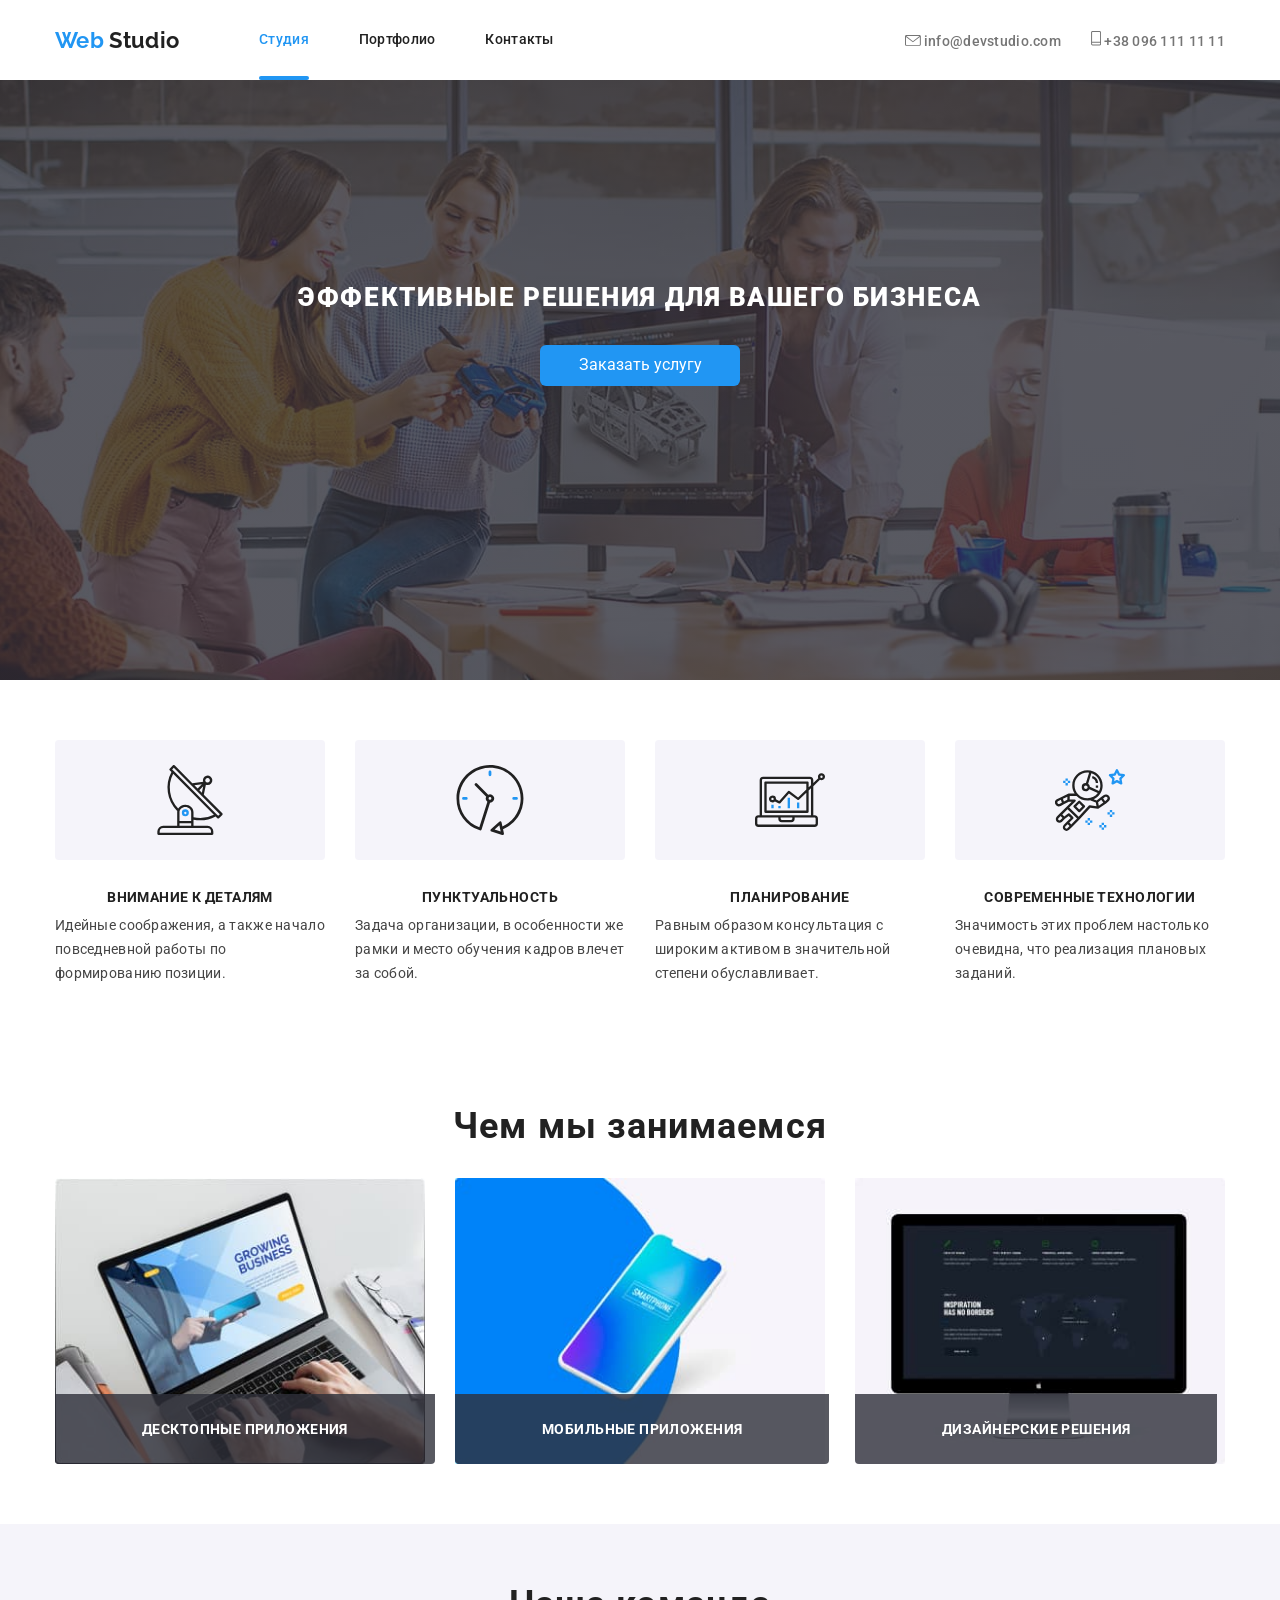
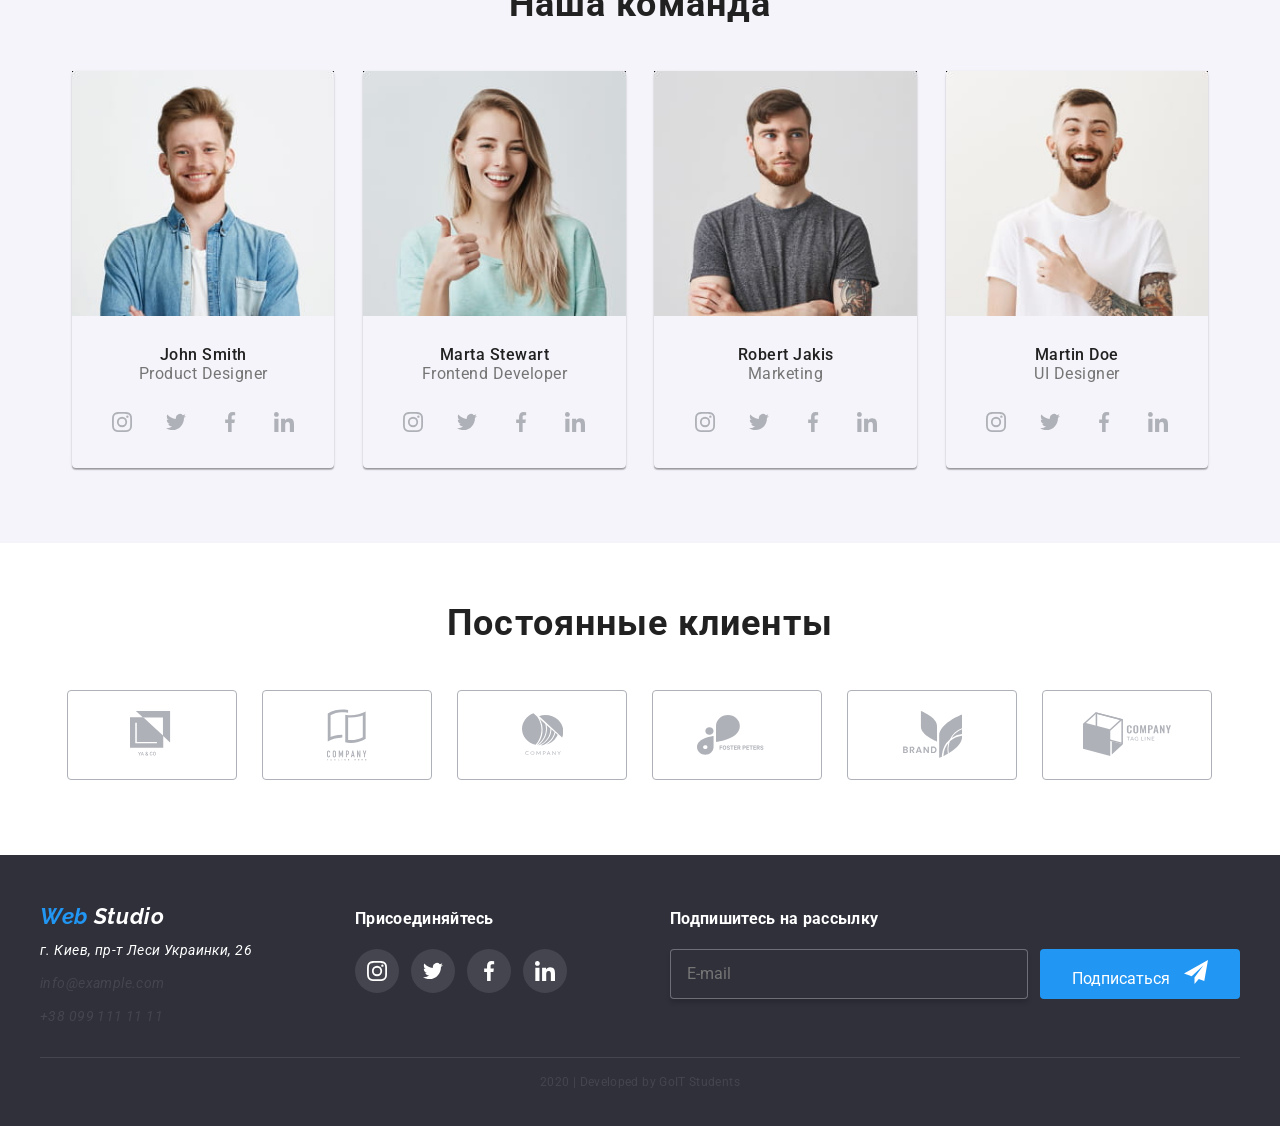
<file: index.html>
<!DOCTYPE html>
<html lang="ru">
  <head>
    <meta charset="UTF-8" />
    <meta name="viewport" content="width=device-width, initial-scale=1.0" />
    <title>Web Studio</title>
    <link
      href="https://fonts.googleapis.com/css2?family=Raleway:wght@700&family=Roboto:ital,wght@0,500;0,700;1,300&display=swap"
      rel="stylesheet"
    />
    <link
      rel="stylesheet"
      href="https://cdnjs.cloudflare.com/ajax/libs/modern-normalize/0.6.0/modern-normalize.min.css"
    />
    <link rel="stylesheet" href="./css/main.min.css" />
  </head>
  <body>
    <header>
      <div class="container">
        <nav>
          <a href="./" class="logo"
            ><span class="logo-accent">Web</span> Studio</a
          >
          <ul class="navigation" data-menu>
            <li>
              <a href="./" class="current">Студия</a>
            </li>
            <li>
              <a href="./portfolio.html" class="link">Портфолио</a>
            </li>
            <li>
              <a href="" class="link">Контакты</a>
            </li>
          </ul>
          <ul class="contact">
            <li>
              <a href="mailto:info@devstudio.com" class="link mail-link">
                <svg class="header-icon">
                  <use href="./img/sprite.svg#icon-envelope"></use>
                </svg>
                info@devstudio.com</a
              >
            </li>
            <li>
              <a href="tel:+380961111111" class="link telephone-link">
                <svg class="header-icon header-tel">
                  <use href="./img/sprite.svg#icon-vector"></use>
                </svg>
                +38 096 111 11 11</a
              >
            </li>
          </ul>
          <button type="button" class="menu-button" data-menu-button>
            <svg
              width="40"
              height="40"
              aria-label="Переключатель мобильного меню"
            >
              <use
                class="icon-cross"
                href="./img/mobile-sprite.svg#icon-cross"
              ></use>
              <use
                class="icon-menu"
                href="./img/mobile-sprite.svg#icon-menu"
              ></use>
            </svg>
          </button>
        </nav>
      </div>
    </header>
    <main>
      <section class="hero-section">
        <h1 class="solutions">эффективные решения для вашего бизнеса</h1>
        <button class="btn" data-modal-open>Заказать услугу</button>
      </section>
      <section class="qualities-section">
        <div class="container">
          <h2 class="quailies-title">Наши качества</h2>
          <ul class="qualities-list">
            <li class="item icon-antenna">
              <h3 class="title">Внимание к деталям</h3>
              <p class="text">
                Идейные соображения, а также начало повседневной работы по
                формированию позиции.
              </p>
            </li>
            <li class="item icon-clock">
              <h3 class="title">Пунктуальность</h3>
              <p class="text">
                Задача организации, в особенности же рамки и место обучения
                кадров влечет за собой.
              </p>
            </li>
            <li class="item icon-diagram">
              <h3 class="title">Планирование</h3>
              <p class="text">
                Равным образом консультация с широким активом в значительной
                степени обуславливает.
              </p>
            </li>
            <li class="item icon-astronaut">
              <h3 class="title">Современные технологии</h3>
              <p class="text">
                Значимость этих проблем настолько очевидна, что реализация
                плановых заданий.
              </p>
            </li>
          </ul>
        </div>
      </section>
      <section class="we-doing-section">
        <div class="container">
          <h2>Чем мы занимаемся</h2>
          <ul class="we-doing-list">
            <li class="item">
              <div class="we-doing-list-img">
                <img src="./img/desktopapp.jpg" alt="" />
                <h3 class="we-doing-list-title">Десктопные приложения</h3>
              </div>
            </li>
            <li class="item">
              <div class="we-doing-list-img">
                <img src="./img/mobileapp.jpg" alt="" />
                <h3 class="we-doing-list-title">Мобильные приложения</h3>
              </div>
            </li>
            <li class="item">
              <div class="we-doing-list-img">
                <img src="./img/designsolutions.jpg" alt="" />
                <h3 class="we-doing-list-title">Дизайнерские решения</h3>
              </div>
            </li>
          </ul>
        </div>
      </section>
      <section class="team-section">
        <div class="container">
          <h2>Наша команда</h2>
          <ul class="team-list">
            <li class="item">
              <img class="portrait" src="./img/johnsmith.jpg" alt="" />
              <h3 class="title">John Smith</h3>
              <p class="proffesion">Product Designer</p>
              <ul class="social-links">
                <li>
                  <a href="" aria-label="Ссылка на Instagram">
                    <svg class="link-icon">
                      <use href="./img/sprite.svg#icon-instagram"></use>
                    </svg>
                  </a>
                </li>
                <li>
                  <a href="" aria-label="Ссылка на Twitter">
                    <svg class="link-icon">
                      <use href="./img/sprite.svg#icon-twitter"></use>
                    </svg>
                  </a>
                </li>
                <li>
                  <a href="" aria-label="Ссылка на Facebook">
                    <svg class="link-icon">
                      <use href="./img/sprite.svg#icon-facebook"></use>
                    </svg>
                  </a>
                </li>
                <li>
                  <a href="" aria-label="Ссылка на LinkedIn">
                    <svg class="link-icon">
                      <use href="./img/sprite.svg#icon-linkedin"></use>
                    </svg>
                  </a>
                </li>
              </ul>
            </li>
            <li class="item">
              <img class="portrait" src="./img/martastewart.jpg" alt="" />
              <h3 class="title">Marta Stewart</h3>
              <p class="proffesion">Frontend Developer</p>
              <ul class="social-links">
                <li>
                  <a href="" aria-label="Ссылка на Instagram">
                    <svg class="link-icon">
                      <use href="./img/sprite.svg#icon-instagram"></use>
                    </svg>
                  </a>
                </li>
                <li>
                  <a href="" aria-label="Ссылка на Twitter">
                    <svg class="link-icon">
                      <use href="./img/sprite.svg#icon-twitter"></use>
                    </svg>
                  </a>
                </li>
                <li>
                  <a href="" aria-label="Ссылка на Facebook">
                    <svg class="link-icon">
                      <use href="./img/sprite.svg#icon-facebook"></use>
                    </svg>
                  </a>
                </li>
                <li>
                  <a href="" aria-label="Ссылка на LinkedIn">
                    <svg class="link-icon">
                      <use href="./img/sprite.svg#icon-linkedin"></use>
                    </svg>
                  </a>
                </li>
              </ul>
            </li>
            <li class="item">
              <img class="portrait" src="./img/robertjakis.jpg" alt="" />
              <h3 class="title">Robert Jakis</h3>
              <p class="proffesion">Marketing</p>
              <ul class="social-links">
                <li>
                  <a href="" aria-label="Ссылка на Instagram">
                    <svg class="link-icon">
                      <use href="./img/sprite.svg#icon-instagram"></use>
                    </svg>
                  </a>
                </li>
                <li>
                  <a href="" aria-label="Ссылка на Twitter">
                    <svg class="link-icon">
                      <use href="./img/sprite.svg#icon-twitter"></use>
                    </svg>
                  </a>
                </li>
                <li>
                  <a href="" aria-label="Ссылка на Facebook">
                    <svg class="link-icon">
                      <use href="./img/sprite.svg#icon-facebook"></use>
                    </svg>
                  </a>
                </li>
                <li>
                  <a href="" aria-label="Ссылка на LinkedIn">
                    <svg class="link-icon">
                      <use href="./img/sprite.svg#icon-linkedin"></use>
                    </svg>
                  </a>
                </li>
              </ul>
            </li>
            <li class="item">
              <img class="portrait" src="./img/martindoe.jpg" alt="" />
              <h3 class="title">Martin Doe</h3>
              <p class="proffesion">UI Designer</p>
              <ul class="social-links">
                <li>
                  <a href="" aria-label="Ссылка на Instagram">
                    <svg class="link-icon">
                      <use href="./img/sprite.svg#icon-instagram"></use>
                    </svg>
                  </a>
                </li>
                <li>
                  <a href="" aria-label="Ссылка на Twitter">
                    <svg class="link-icon">
                      <use href="./img/sprite.svg#icon-twitter"></use>
                    </svg>
                  </a>
                </li>
                <li>
                  <a href="" aria-label="Ссылка на Facebook">
                    <svg class="link-icon">
                      <use href="./img/sprite.svg#icon-facebook"></use>
                    </svg>
                  </a>
                </li>
                <li>
                  <a href="" aria-label="Ссылка на LinkedIn">
                    <svg class="link-icon">
                      <use href="./img/sprite.svg#icon-linkedin"></use>
                    </svg>
                  </a>
                </li>
              </ul>
            </li>
          </ul>
        </div>
      </section>
      <section class="clients-section">
        <div class="container">
          <h2>Постоянные клиенты</h2>
          <ul class="cliets-list">
            <li>
              <a href="" class="link" aria-label="Ссылка на Client1">
                <svg class="client-icon" width="44px" height="49px">
                  <use href="./img/sprite.svg#icon-client1"></use>
                </svg>
              </a>
            </li>
            <li>
              <a href="" class="link" aria-label="Ссылка на Client2">
                <svg class="client-icon" width="40px" height="52px">
                  <use href="./img/sprite.svg#icon-client2"></use>
                </svg>
              </a>
            </li>
            <li>
              <a href="" class="link" aria-label="Ссылка на Client3">
                <svg class="client-icon" width="41px" height="43px">
                  <use href="./img/sprite.svg#icon-client3"></use>
                </svg>
              </a>
            </li>
            <li>
              <a href="" class="link" aria-label="Ссылка на Client4">
                <svg class="client-icon" width="80px" height="42px">
                  <use href="./img/sprite.svg#icon-client4"></use>
                </svg>
              </a>
            </li>
            <li>
              <a href="" class="link" aria-label="Ссылка на Client5">
                <svg class="client-icon" width="59px" height="47px">
                  <use href="./img/sprite.svg#icon-client5"></use>
                </svg>
              </a>
            </li>
            <li>
              <a href="" class="link" aria-label="Ссылка на Client6">
                <svg class="client-icon" width="88px" height="45px">
                  <use href="./img/sprite.svg#icon-client6"></use>
                </svg>
              </a>
            </li>
          </ul>
        </div>
      </section>
    </main>
    <footer class="footer">
      <div class="footer-container">
        <address class="footer-adress">
          <a href="./" class="logo"
            ><span class="logo-accent">Web</span> Studio</a
          >
          <p class="street">г. Киев, пр-т Леси Украинки, 26</p>
          <a href="mailto:info@example.com" class="link">info@example.com</a>
          <br />
          <a href="tel:+380991111111" class="tel-link">+38 099 111 11 11</a>
        </address>
        <div class="connect">
          <b>Присоединяйтесь</b>
          <ul class="footer-connect">
            <li>
              <a href="" class="link" aria-label="Ссылка на Instagram"
                ><svg class="footer-link-icon">
                  <use href="./img/sprite.svg#icon-instagram"></use>
                </svg>
              </a>
            </li>
            <li>
              <a href="" class="link" aria-label="Ссылка на Twitter"
                ><svg class="footer-link-icon">
                  <use href="./img/sprite.svg#icon-twitter"></use>
                </svg>
              </a>
            </li>
            <li>
              <a href="" class="link" aria-label="Ссылка на Facebook"
                ><svg class="footer-link-icon">
                  <use href="./img/sprite.svg#icon-facebook"></use>
                </svg>
              </a>
            </li>
            <li>
              <a href="" class="link" aria-label="Ссылка на LinkedIn"
                ><svg class="footer-link-icon">
                  <use href="./img/sprite.svg#icon-linkedin"></use>
                </svg>
              </a>
            </li>
          </ul>
        </div>
        <div>
          <form action="" class="subscribe" autocomplete="off">
            <label for="mail" class="mail-label"
              ><b>Подпишитесь на рассылку</b></label
            >
            <div class="subscribe-form">
              <input
                class="mail-input"
                type="email"
                name="mail"
                id="mail"
                placeholder="E-mail"
              />
              <button class="mail-button" type="submit">
                Подписаться
                <svg class="modal-icon-subscribe">
                  <use href="./img/sprite.svg#icon-subscribe"></use>
                </svg>
              </button>
            </div>
          </form>
        </div>
      </div>
      <p class="copyright">2020 | Developed by GoIT Students</p>
    </footer>
    <div class="backdrop is-hidden" data-modal>
      <div class="modal">
        <button class="modal-close-button" data-modal-close>
          <svg class="modal-icon-close">
            <use href="./img/sprite.svg#icon-close"></use>
          </svg>
        </button>
        <form action="" class="modal-form" autocomplete="off">
          <div class="modal-title">
            <label for="name">Оставьте свои данные, мы вам перезвоним</label>
          </div>
          <div class="modal-field">
            <input
              class="modal-input"
              type="text"
              name="name"
              id="name"
              placeholder=" "
            />
            <label class="modal-label" for="name">Имя</label>
            <span class="modal-icon">
              <svg class="modal-icon-name">
                <use href="./img/sprite.svg#icon-name"></use>
              </svg>
            </span>
          </div>
          <div class="modal-field">
            <input
              class="modal-input"
              type="tel"
              name="tel"
              id="tel"
              placeholder=" "
            />
            <label class="modal-label" for="tel">Телефон</label>
            <span class="modal-icon">
              <svg class="modal-icon-phone">
                <use href="./img/sprite.svg#icon-phone"></use>
              </svg>
            </span>
          </div>
          <div class="modal-field">
            <input
              class="modal-input"
              type="email"
              name="mail"
              id="mail"
              placeholder=" "
            />
            <label class="modal-label" for="mail">Почта</label>
            <span class="modal-icon">
              <svg class="modal-icon-mail">
                <use href="./img/sprite.svg#icon-mail"></use>
              </svg>
            </span>
          </div>
          <div class="modal-comment-field modal-comment">
            <textarea
              class="textarea-input"
              name="textarea"
              id="textarea"
              placeholder=" "
            ></textarea>
            <label class="modal-label comment-label" for="textarea"
              >Комментарий</label
            >
          </div>
          <div>
            <label class="modal-policy-label">
              <input
                class="modal-checkbox"
                type="checkbox"
                name="policy"
                id="policy"
              />
              <span class="modal-checkbox-icon"> </span>
              Соглашаюсь с рассылкой и Принимаю Условия договора</label
            >
          </div>
          <div class="modal-submit-button">
            <button class="modal-submit" type="submit">Отправить</button>
          </div>
        </form>
      </div>
    </div>

    <script>
      (() => {
        document.querySelector(".subscribe").addEventListener("submit", (e) => {
          e.preventDefault();

          new FormData(e.currentTarget).forEach((value, name) =>
            console.log(`${name}: ${value}`)
          );
        });
      })();
    </script>

    <script src="./js/modal.js"></script>
    <script src="./js/menu.js"></script>
    <script src="./js/script-1.js" type="module"></script>    
  </body>
</html>
</file>
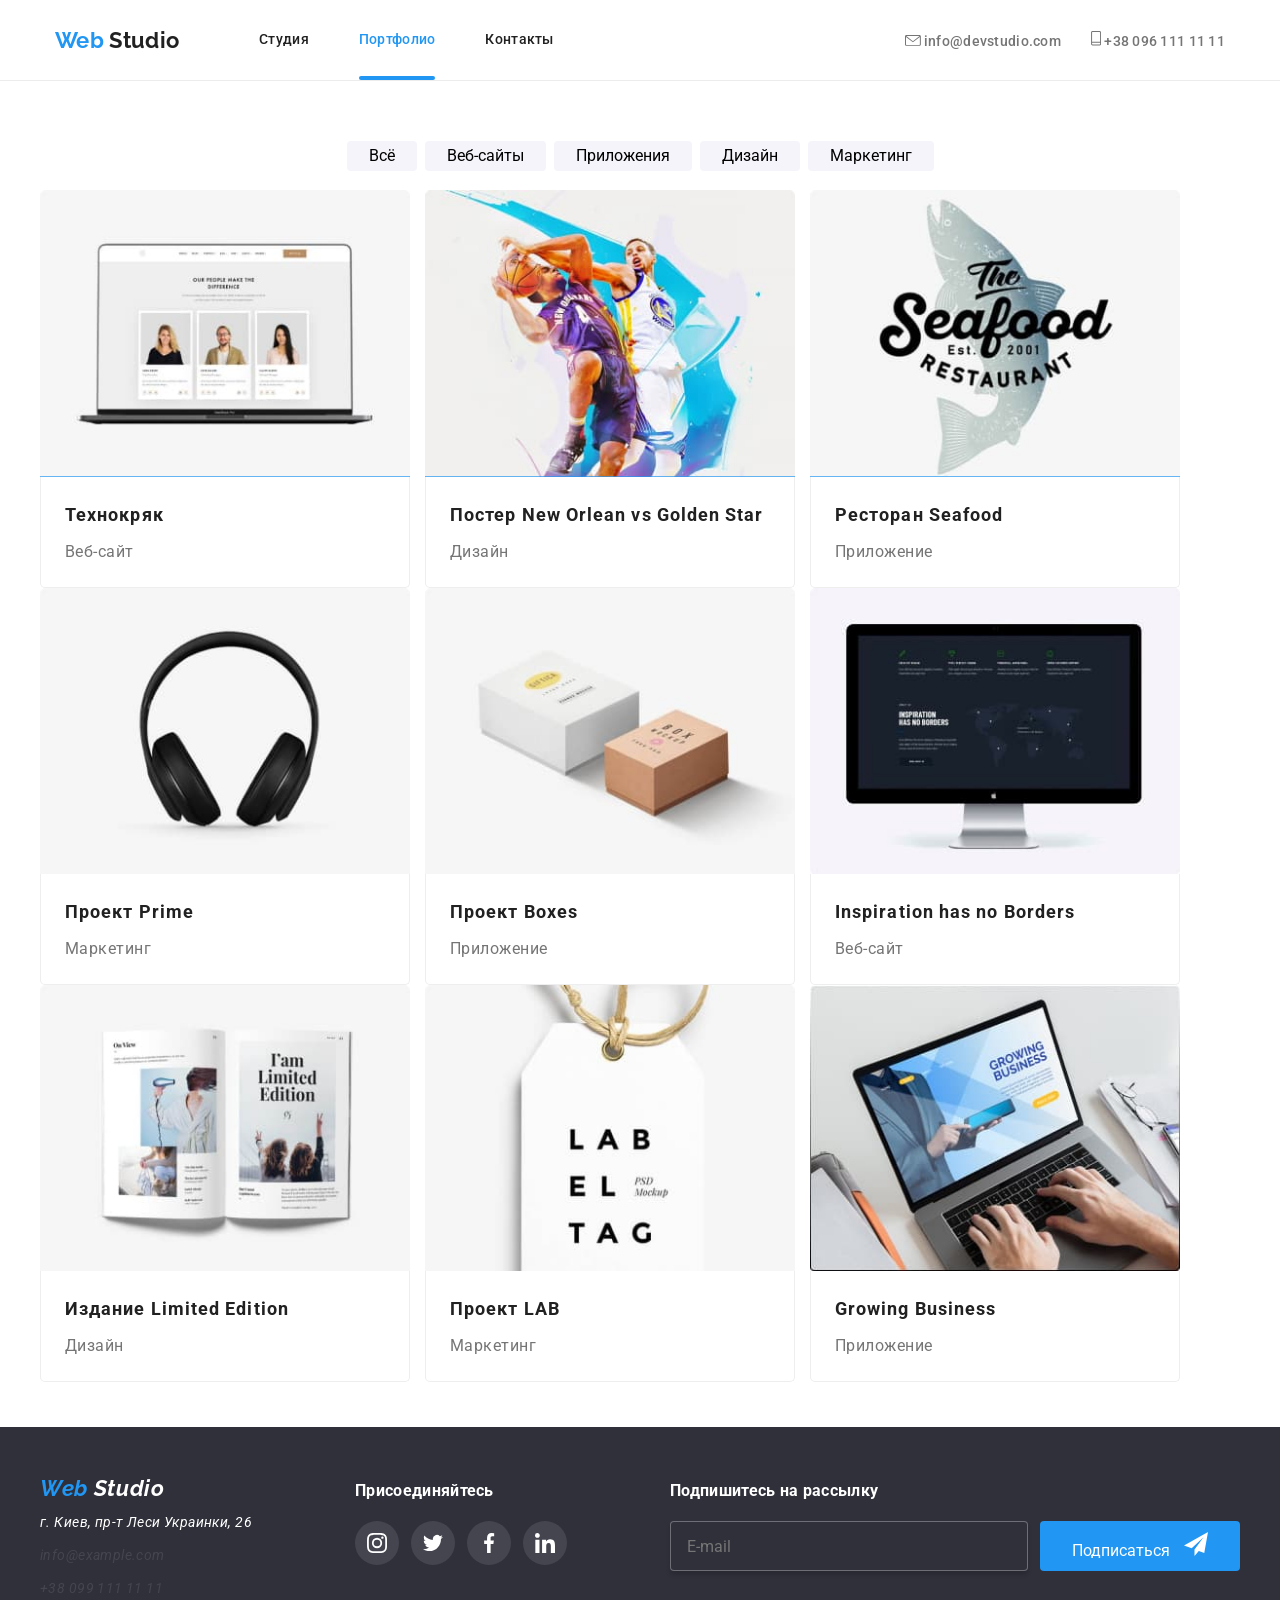
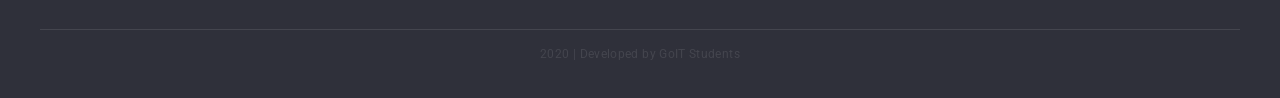
<file: portfolio.html>
<!DOCTYPE html>
<html lang="en">
  <head>
    <meta charset="UTF-8" />
    <meta name="viewport" content="width=device-width, initial-scale=1.0" />
    <title>Portfolio</title>
    <link
      href="https://fonts.googleapis.com/css2?family=Raleway:wght@700&family=Roboto:ital,wght@0,500;0,700;1,300&display=swap"
      rel="stylesheet"
    />
    <link
      rel="stylesheet"
      href="https://cdnjs.cloudflare.com/ajax/libs/modern-normalize/0.6.0/modern-normalize.min.css"
    />
    <link rel="stylesheet" href="css/main.min.css" />
  </head>

  <body>
    <header>
      <div class="container">
        <nav>
          <a href="./" class="logo"><span class="logo-accent">Web</span> Studio</a>
          <ul class="navigation">
            <li>
              <a href="./" class="link">Студия</a>
            </li>
            <li>
              <a href="./portfolio.html" class="current">Портфолио</a>
            </li>
            <li>
              <a href="" class="link">Контакты</a>
            </li>
          </ul>
          <ul class="contact">
            <li>
              <a href="mailto:info@devstudio.com" class="link mail-link">
                <svg class="header-icon">
                  <use href="./img/sprite.svg#icon-envelope"></use>
                </svg>
                info@devstudio.com</a>
            </li>
            <li>
              <a href="tel:+380961111111" class="link telephone-link">
                <svg class="header-icon header-tel">
                  <use href="./img/sprite.svg#icon-vector"></use>
                </svg>
                +38 096 111 11 11</a>
            </li>
          </ul>
        </nav>
      </div>
    </header>
    <main>
      <section class="portfolio-section">
        <div class="container">
          <ul class="buttons">
            <li class="item"><button class="button">Всё</button></li>
            <li class="item"><button class="button">Веб-сайты</button></li>
            <li class="item"><button class="button">Приложения</button></li>
            <li class="item"><button class="button">Дизайн</button></li>
            <li class="item"><button class="button">Маркетинг</button></li>
          </ul>          
            <div class="portfolio-container">
              <ul class="portfolio-list">
                <li>
                  <a class="portfolio-link" href="">
                    <div>
                      <div class="potfolio-text-pos">
                        <img src="./img/portfolio1.jpg" alt="" />
                        <p class="text">
                          Технокряк это современная площадка распространения
                          коронавируса. Компании используют эту платформу для
                          цифрового шпионажа и атак на защищённые сервера
                          конкурентов.
                        </p>
                      </div>
                    
                    <div class="card-content">
                    <h3 class="title">Технокряк</h3>
                    <p class="type">Веб-сайт</p>
                    
                    </div>
                    </div>
                  </a>
                </li>
                <li>
                  <a class="portfolio-link" href="">
                    <div class="potfolio-text-pos">
                      <img src="./img/portfolio2.jpg" alt="" />
                      <p class="text">
                        Технокряк это современная площадка распространения
                        коронавируса. Компании используют эту платформу для
                        цифрового шпионажа и атак на защищённые сервера
                        конкурентов.
                      </p>
                    </div>
                    <div class="card-content">
                    <h3 class="title">
                      Постер New Orlean vs Golden Star
                    </h3>
                    <p class="type">Дизайн</p>
                    
                    </div>
                  </a>
                </li>
                <li>
                  <a class="portfolio-link" href="">
                    <div class="potfolio-text-pos">
                      <img src="./img/portfolio3.jpg" alt="" />
                      <p class="text">
                        Технокряк это современная площадка распространения
                        коронавируса. Компании используют эту платформу для
                        цифрового шпионажа и атак на защищённые сервера
                        конкурентов.
                      </p>
                    </div>
                    <div class="card-content">
                    <h3 class="title">Ресторан Seafood</h3>
                    <p class="type">Приложение</p>
                    
                    </div>
                  </a>
                </li>
                <li>
                  <a class="portfolio-link" href="">
                    <div class="potfolio-text-pos">
                      <img src="./img/portfolio4.jpg" alt="" />
                      <p class="text">
                        Технокряк это современная площадка распространения
                        коронавируса. Компании используют эту платформу для
                        цифрового шпионажа и атак на защищённые сервера
                        конкурентов.
                      </p>
                    </div>
                    <div class="card-content">
                    <h3 class="title">Проект Prime</h3>
                    <p class="type">Маркетинг</p>
                    
                    </div>
                  </a>
                </li>
                <li>
                  <a class="portfolio-link" href="">
                    <div class="potfolio-text-pos">
                      <img src="./img/portfolio5.jpg" alt="" />
                      <p class="text">
                        Технокряк это современная площадка распространения
                        коронавируса. Компании используют эту платформу для
                        цифрового шпионажа и атак на защищённые сервера
                        конкурентов.
                      </p>
                    </div>
                    <div class="card-content">
                    <h3 class="title">Проект Boxes</h3>
                    <p class="type">Приложение</p>
                    
                    </div>
                  </a>
                </li>
                <li>
                  <a class="portfolio-link" href="">
                    <div class="potfolio-text-pos">
                      <img src="./img/designsolutions.jpg" alt="" />
                      <p class="text">
                        Технокряк это современная площадка распространения
                        коронавируса. Компании используют эту платформу для
                        цифрового шпионажа и атак на защищённые сервера
                        конкурентов.
                      </p>
                    </div>
                    <div class="card-content">
                    <h3 class="title">Inspiration has no Borders</h3>
                    <p class="type">Веб-сайт</p>
                    
                    </div>
                  </a>
                </li>
                <li>
                  <a class="portfolio-link" href="">
                    <div class="potfolio-text-pos">
                      <img src="./img/portfolio7.jpg" alt="" />
                      <p class="text">
                        Технокряк это современная площадка распространения
                        коронавируса. Компании используют эту платформу для
                        цифрового шпионажа и атак на защищённые сервера
                        конкурентов.
                      </p>
                    </div>
                    <div class="card-content">
                    <h3 class="title">Издание Limited Edition</h3>
                    <p class="type">Дизайн</p>
                    
                    </div>
                  </a>
                </li>
                <li>
                  <a class="portfolio-link" href="">
                    <div class="potfolio-text-pos">
                      <img src="./img/portfolio8.jpg" alt="" />
                      <p class="text">
                        Технокряк это современная площадка распространения
                        коронавируса. Компании используют эту платформу для
                        цифрового шпионажа и атак на защищённые сервера
                        конкурентов.
                      </p>
                    </div>
                    <div class="card-content">
                      <h3 class="title">Проект LAB</h3>
                      <p class="type">Маркетинг</p>
                                      
                      </div>
                  </a>
                </li>
                <li>
                  <a class="portfolio-link" href="">
                    <div class="potfolio-text-pos">
                      <img src="./img/desktopapp.jpg" alt="" />
                      <p class="text">
                        Технокряк это современная площадка распространения
                        коронавируса. Компании используют эту платформу для
                        цифрового шпионажа и атак на защищённые сервера
                        конкурентов.
                      </p>
                    </div>
                    
                    <div class="card-content">
                    <h3 class="title">Growing Business</h3>
                    <p class="type">Приложение</p>
                   
                    </div>
                  </a>
                </li>
              </ul>
            </div>          
        </div>
      </section class="section">
    </main>
  <footer class="footer">
    <div class="footer-container">
      <address class="footer-adress">
        <a href="./" class="logo"><span class="logo-accent">Web</span> Studio</a>
        <p class="street">г. Киев, пр-т Леси Украинки, 26</p>
        <a href="mailto:info@example.com" class="link">info@example.com</a>
        <br />
        <a href="tel:+380991111111" class="tel-link">+38 099 111 11 11</a>
      </address>
      <div class="connect">
        <b>Присоединяйтесь</b>
        <ul class="footer-connect">
          <li>
            <a href="" class="link" aria-label="Ссылка на Instagram"><svg class="footer-link-icon">
                <use href="./img/sprite.svg#icon-instagram"></use>
              </svg>
            </a>
          </li>
          <li>
            <a href="" class="link" aria-label="Ссылка на Twitter"><svg class="footer-link-icon">
                <use href="./img/sprite.svg#icon-twitter"></use>
              </svg>
            </a>
          </li>
          <li>
            <a href="" class="link" aria-label="Ссылка на Facebook"><svg class="footer-link-icon">
                <use href="./img/sprite.svg#icon-facebook"></use>
              </svg>
            </a>
          </li>
          <li>
            <a href="" class="link" aria-label="Ссылка на LinkedIn"><svg class="footer-link-icon">
                <use href="./img/sprite.svg#icon-linkedin"></use>
              </svg>
            </a>
          </li>
        </ul>
      </div>
      <div>
        <form action="" class="subscribe">
          <label for="mail" class="mail-label"><b>Подпишитесь на рассылку</b></label>
          <div class="subscribe-form">
            <input class="mail-input" type="email" name="mail" id="mail" placeholder="E-mail" />
            <button class="mail-button" type="submit">
              Подписаться
              <svg class="modal-icon-subscribe">
                <use href="./img/sprite.svg#icon-subscribe"></use>
              </svg>
            </button>
          </div>
        </form>
      </div>
    </div>
    <p class="copyright">2020 | Developed by GoIT Students</p>
  </footer>
  </body>
  
  </html>
</file>
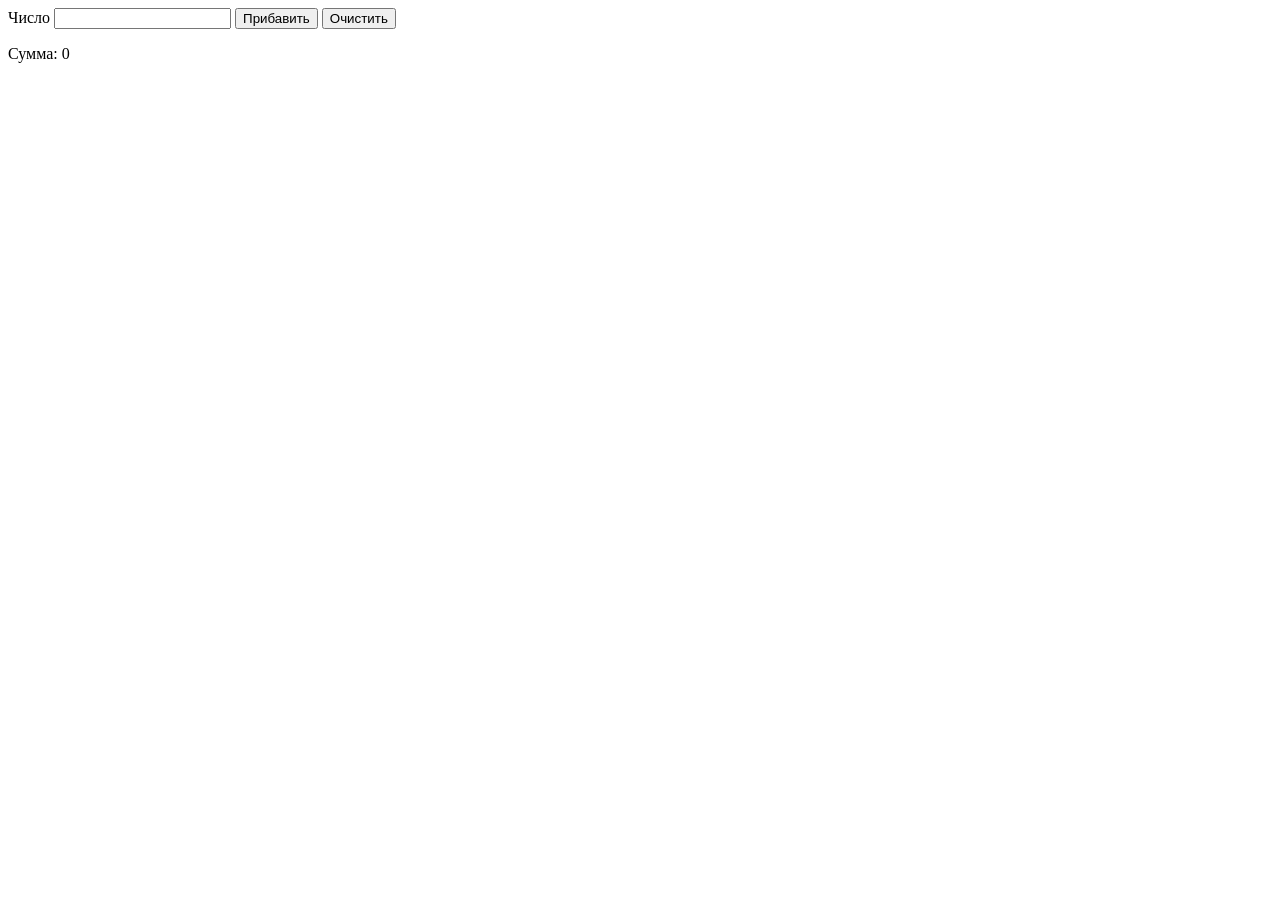
<file: test.html>
<!DOCTYPE html>
<html lang="en">
<head>
    <meta charset="UTF-8">
    <meta name="viewport" content="width=device-width, initial-scale=1.0">
    <title>Document</title>
</head>
<body>
    <label>
        Число
        <input type="number" data-value/>
    </label>

    <button type="button" data-add>Прибавить</button>
    <button type="button" data-reset>Очистить</button>

    <p class="js-output">Сумма: <span>0</span></p>

    <!-- <script src="test.js"></script> -->
    <script src="massive.js"></script>
</body>
</html>
</file>
<file: css/main.min.css>
/*! modern-normalize v0.6.0 | MIT License | https://github.com/sindresorhus/modern-normalize */*,*::before,*::after{-webkit-box-sizing:border-box;box-sizing:border-box}:root{-moz-tab-size:4;-o-tab-size:4;tab-size:4}html{line-height:1.15;-webkit-text-size-adjust:100%}body{margin:0}body{font-family:system-ui,-apple-system,"Segoe UI",Roboto,Helvetica,Arial,sans-serif,"Apple Color Emoji","Segoe UI Emoji"}hr{height:0}abbr[title]{-webkit-text-decoration:underline dotted;text-decoration:underline dotted}b,strong{font-weight:bolder}code,kbd,samp,pre{font-family:SFMono-Regular, Consolas, "Liberation Mono", Menlo, monospace;font-size:1em}small{font-size:80%}sub,sup{font-size:75%;line-height:0;position:relative;vertical-align:baseline}sub{bottom:-0.25em}sup{top:-0.5em}button,input,optgroup,select,textarea{font-family:inherit;font-size:100%;line-height:1.15;margin:0}button,select{text-transform:none}button,[type="button"],[type="reset"],[type="submit"]{-webkit-appearance:button}button::-moz-focus-inner,[type="button"]::-moz-focus-inner,[type="reset"]::-moz-focus-inner,[type="submit"]::-moz-focus-inner{border-style:none;padding:0}button:-moz-focusring,[type="button"]:-moz-focusring,[type="reset"]:-moz-focusring,[type="submit"]:-moz-focusring{outline:1px dotted ButtonText}fieldset{padding:0.35em 0.75em 0.625em}legend{padding:0}progress{vertical-align:baseline}[type="number"]::-webkit-inner-spin-button,[type="number"]::-webkit-outer-spin-button{height:auto}[type="search"]{-webkit-appearance:textfield;outline-offset:-2px}[type="search"]::-webkit-search-decoration{-webkit-appearance:none}::-webkit-file-upload-button{-webkit-appearance:button;font:inherit}summary{display:list-item}body{color:#212121;background-color:#fff;font-family:"Roboto",sans-serif;letter-spacing:0.02em}ul{list-style:none;padding:0;margin-top:0;margin-bottom:0}a{color:inherit;text-decoration:none}h2{font-weight:700;font-size:36px;line-height:1.16;text-align:center;letter-spacing:0.03em;margin-top:0;margin-bottom:0}@media screen and (min-width: 1200px){h2{margin-bottom:30px}}h3{font-weight:700;font-size:36px;line-height:1.16;text-align:center;letter-spacing:0.03em;margin-top:0;margin-bottom:0}h3 .title{margin-top:0;margin-bottom:10px}img{display:block;max-width:100%;height:auto}.buttons{font-weight:500;font-size:16px;line-height:1.62;text-align:center;letter-spacing:0.03em;display:-webkit-box;display:-ms-flexbox;display:flex;-webkit-box-pack:center;-ms-flex-pack:center;justify-content:center;margin-bottom:34px}.buttons .item+.item{margin-left:8px}@media screen and (min-width: 480px){.buttons{-ms-flex-wrap:wrap;flex-wrap:wrap;-webkit-box-pack:left;-ms-flex-pack:left;justify-content:left}.buttons .item+.item{margin-left:8px;margin-bottom:15px}.buttons .item:nth-child(4){margin-left:0px;margin-bottom:0}.buttons .item:nth-child(5){margin-bottom:0}}@media screen and (min-width: 768px){.buttons{-webkit-box-pack:center;-ms-flex-pack:center;justify-content:center}.buttons .item+.item{margin-left:8px;margin-bottom:0}}.btn{color:#fff;display:inline-block;padding:10px 32px;min-width:200px;background-color:#2196f3;border-radius:6px;text-align:center;border:1px solid transparent;-webkit-transition:all 250ms cubic-bezier(0.4, 0, 0.2, 1);transition:all 250ms cubic-bezier(0.4, 0, 0.2, 1)}.btn:hover,.btn:focus{border-color:#2196f3;color:#2196f3;background-color:#fff}.text{margin-top:0;margin-bottom:0}.street{margin-top:0;margin-bottom:0}.tel-link{display:inline-block}.header-tel{width:10px;height:15px}.subscribe{height:86px}@media screen and (min-width: 1200px){.subscribe{width:570px}}@media screen and (max-width: 1200px){.subscribe{text-align:center}}.subscribe-form{-webkit-box-pack:justify;-ms-flex-pack:justify;justify-content:space-between}@media screen and (min-width: 768px){.subscribe-form{display:-webkit-box;display:-ms-flexbox;display:flex;-ms-flex-wrap:wrap;flex-wrap:wrap;width:450px;margin-left:166px;-webkit-box-pack:center;-ms-flex-pack:center;justify-content:center}}@media screen and (min-width: 1200px){.subscribe-form{display:-webkit-box;display:-ms-flexbox;display:flex;width:auto;margin-left:0;-webkit-box-pack:justify;-ms-flex-pack:justify;justify-content:space-between}}.subscribe-form input{width:450px;margin-bottom:20px}@media screen and (min-width: 1200px){.subscribe-form input{width:358px;margin-bottom:0}}.subscribe-form button{width:200px}.backdrop{position:fixed;top:0;left:0;width:100%;height:100%;background:rgba(0,0,0,0.2);-webkit-transition:all 250ms cubic-bezier(0.4, 0, 0.2, 1);transition:all 250ms cubic-bezier(0.4, 0, 0.2, 1)}.backdrop.is-hidden{opacity:0;-webkit-transform:scale(2);transform:scale(2);pointer-events:none}.portfolio-section{padding-top:60px;padding-bottom:60px;border-top:1px solid #ececec}.we-doing-section{padding-top:60px;padding-bottom:60px}@media screen and (max-width: 1200px){.we-doing-section{display:none}}.clients-section{padding-top:60px;padding-bottom:60px}.qualities-section{padding-top:60px;padding-bottom:60px}.team-section{background:#f5f4fa;padding-top:60px}nav{display:-webkit-box;display:-ms-flexbox;display:flex;-webkit-box-align:center;-ms-flex-align:center;align-items:center}.menu-button{position:absolute;top:10px;left:425px;display:-webkit-inline-box;display:-ms-inline-flexbox;display:inline-flex;margin:0;padding:0;border:none;background-color:transparent}@media screen and (min-width: 768px){.menu-button{display:none}}.menu-button .icon-cross{display:none}.menu-button.is-open .icon-cross{display:block}.menu-button.is-open .icon-menu{display:none}.navigation{font-weight:500;font-size:14px;line-height:1.14;letter-spacing:0.02em;display:-webkit-box;display:-ms-flexbox;display:flex;margin-left:80px;-webkit-box-pack:justify;-ms-flex-pack:justify;justify-content:space-between}.navigation li+li{margin-left:50px}@media screen and (max-width: 768px){.navigation{display:none;position:absolute;left:0;top:0;width:480px;height:453px;margin:0;background:#ffffff;-webkit-box-shadow:0px 1px 3px rgba(0,0,0,0.16),0px 2px 4px rgba(0,0,0,0.08),0px 4px 8px rgba(0,0,0,0.04);box-shadow:0px 1px 3px rgba(0,0,0,0.16),0px 2px 4px rgba(0,0,0,0.08),0px 4px 8px rgba(0,0,0,0.04)}.navigation.is-open{display:-webkit-box;display:-ms-flexbox;display:flex;-ms-flex-wrap:wrap;flex-wrap:wrap}}.proffesion{margin-bottom:16px}.contact{font-weight:500;font-size:14px;line-height:1.14;letter-spacing:0.02em;margin-left:auto;-webkit-box-align:baseline;-ms-flex-align:baseline;align-items:baseline}@media screen and (min-width: 768px){.contact{margin-bottom:-10px}}@media screen and (min-width: 1200px){.contact{display:-webkit-box;display:-ms-flexbox;display:flex;margin-bottom:0px}.contact li+li{margin-left:30px}}@media screen and (max-width: 768px){.contact{display:none}}.contact a{color:#757575;-webkit-transition:all 250ms cubic-bezier(0.4, 0, 0.2, 1);transition:all 250ms cubic-bezier(0.4, 0, 0.2, 1)}.contact a:hover{color:#2196f3}@media screen and (min-width: 768px){.contact li{margin-bottom:10px}}@media screen and (min-width: 1200px){.contact li{margin-bottom:0px}}.current{color:#2196f3;display:block;position:relative;padding-top:32px;padding-bottom:32px}.current::after{content:"";display:block;position:absolute;width:100%;height:4px;left:0;bottom:0;background-color:#2196f3;border-radius:2px}.logo{font-family:"Raleway",sans-serif;font-weight:700;font-size:22px;line-height:1.2}@media screen and (min-width: 480px){.logo{margin-bottom:16px;margin-top:16px}}@media screen and (min-width: 768px){.logo{margin:0}}.logo-accent{color:#2196f3}.footer .logo{color:#fff}.footer-adress .logo{display:inline-block;margin-bottom:10px;font-family:"Raleway",sans-serif;font-weight:700;font-size:22px;line-height:1.2}.button{padding:6px 22px;background:#f5f4fa;border-radius:4px;border:hidden;text-align:center;-webkit-transition:all 250ms cubic-bezier(0.4, 0, 0.2, 1);transition:all 250ms cubic-bezier(0.4, 0, 0.2, 1)}.button:hover,.button:focus{background:#2196f3;-webkit-box-shadow:0px 2px 2px rgba(0,0,0,0.12),0px 1px 2px rgba(0,0,0,0.08),0px 3px 1px rgba(0,0,0,0.1);box-shadow:0px 2px 2px rgba(0,0,0,0.12),0px 1px 2px rgba(0,0,0,0.08),0px 3px 1px rgba(0,0,0,0.1);border-radius:4px}.mail-button{height:50px;background-color:#2196f3;border-radius:4px;border:0;color:#fff;-webkit-box-align:center;-ms-flex-align:center;align-items:center;-webkit-box-pack:center;-ms-flex-pack:center;justify-content:center;-webkit-transition:all 250ms cubic-bezier(0.4, 0, 0.2, 1);transition:all 250ms cubic-bezier(0.4, 0, 0.2, 1)}.mail-button:hover,.mail-button:focus{background:#188ce8}.mail-input{height:50px;background-color:#2f303a;border:1px solid rgba(255,255,255,0.3);-webkit-box-shadow:0px 4px 4px rgba(0,0,0,0.15);box-shadow:0px 4px 4px rgba(0,0,0,0.15);border-radius:4px;padding-left:16px}.mail-input ::-webkit-input-placeholder{color:rgba(255,255,255,0.6)}.mail-input :-ms-input-placeholder{color:rgba(255,255,255,0.6)}.mail-input ::-ms-input-placeholder{color:rgba(255,255,255,0.6)}.mail-input ::placeholder{color:rgba(255,255,255,0.6)}.container{padding-left:15px;padding-right:15px;margin-right:auto;margin-left:auto}@media screen and (min-width: 480px){.container{width:480px}}@media screen and (min-width: 768px){.container{width:768px}}@media screen and (min-width: 1200px){.container{width:1200px}}.container .qualities-list{-webkit-box-align:center;-ms-flex-align:center;align-items:center}.container nav{-webkit-box-align:center;-ms-flex-align:center;align-items:center}.hero-section{text-align:center;padding:118px 60px;height:400px;margin-right:auto;margin-left:auto;background-color:#000;background-size:cover;background-position:center;background-repeat:no-repeat;background-image:-webkit-gradient(linear, left top, right top, from(rgba(47,48,58,0.8)), to(rgba(47,48,58,0.8))),url("../img/hero-bg.jpg");background-image:linear-gradient(to right, rgba(47,48,58,0.8), rgba(47,48,58,0.8)),url("../img/hero-bg.jpg")}@media screen and (min-width: 1200px){.hero-section{height:600px;padding-top:200px}}.solutions{margin:0 auto 30px;color:#fff;font-weight:900;font-size:26px;line-height:1.36;letter-spacing:0.06em;text-transform:uppercase}@media screen and (min-width: 768px){.qualities-list{display:-webkit-box;display:-ms-flexbox;display:flex;-ms-flex-wrap:wrap;flex-wrap:wrap;margin:-15px}}.qualities-list .text{color:#454545;font-size:14px;line-height:1.71;letter-spacing:0.02em}.qualities-list li{margin-bottom:30px}@media screen and (max-width: 767px){.qualities-list li:nth-child(4){margin-bottom:0px}}.qualities-list .title{font-weight:700;font-size:14px;line-height:14px;letter-spacing:0.03em;text-transform:uppercase;margin-top:0;margin-bottom:10px}@media screen and (min-width: 768px){.qualities-list .item{width:calc((100% - 2 * 30px) / 2);margin:15px}}@media screen and (min-width: 1200px){.qualities-list .item{width:calc((100% - 4 * 30px) / 4);margin:15px}}.qualities-list .item::before{display:block;content:"";height:120px;margin-bottom:30px;background-color:#f5f4fa;background-repeat:no-repeat;background-position:center;border-radius:4px}.quailies-title{display:none}.we-doing-list{display:-webkit-box;display:-ms-flexbox;display:flex}.we-doing-list .item{color:#fff;font-weight:700;font-size:14px;line-height:1.14;text-align:center;letter-spacing:0.03em;text-transform:uppercase;width:370px}.we-doing-list .item+.item{margin-left:30px}.we-doing-list-img{position:relative}.we-doing-list img{display:block}.we-doing-list-title{position:absolute;bottom:0;left:0;font-size:14px;padding:27px 87px;text-align:center;white-space:nowrap;background:rgba(47,48,58,0.8);border-radius:0px 0px 4px 4px;margin-top:0;margin-bottom:0}.social-links{-ms-flex-pack:distribute;justify-content:space-around;margin-bottom:24px}.social-links a{height:44px;color:#afb1b8;-webkit-box-pack:center;-ms-flex-pack:center;justify-content:center;-webkit-box-align:center;-ms-flex-align:center;align-items:center;border-radius:50% 50%;-webkit-transition:all 250ms cubic-bezier(0.4, 0, 0.2, 1);transition:all 250ms cubic-bezier(0.4, 0, 0.2, 1)}.social-links a:hover{color:#fff;background-color:#2196f3;border-radius:50% 50%}.team-list{padding-bottom:60px}@media screen and (min-width: 768px){.team-list{display:-webkit-box;display:-ms-flexbox;display:flex;-ms-flex-wrap:wrap;flex-wrap:wrap;-ms-flex-pack:distribute;justify-content:space-around}}@media screen and (min-width: 480px){.team-list{display:-webkit-box;display:-ms-flexbox;display:flex;-ms-flex-wrap:wrap;flex-wrap:wrap;width:100%;-ms-flex-pack:distribute;justify-content:space-around}}.team-list .item{border-radius:4px;-webkit-box-shadow:0px 2px 1px rgba(0,0,0,0.2),0px 1px 1px rgba(0,0,0,0.14),0px 1px 3px rgba(0,0,0,0.12);box-shadow:0px 2px 1px rgba(0,0,0,0.2),0px 1px 1px rgba(0,0,0,0.14),0px 1px 3px rgba(0,0,0,0.12)}@media screen and (min-width: 480px){.team-list .item{width:100%;margin:15px}}@media screen and (min-width: 768px){.team-list .item{width:calc((100% - 2 * 30px) / 2);margin:15px}}@media screen and (min-width: 1200px){.team-list .item{width:calc((100% - 4 * 30px) / 4);margin:15px}}.team-list .title{font-weight:500;font-size:16px;line-height:1.18;text-align:center;letter-spacing:0.03em}.team-list .portrait{margin-bottom:30px}.team-list .proffesion{color:#757575;font-size:16px;line-height:1.18;text-align:center;letter-spacing:0.03em}.team-list p{margin-top:0;margin-bottom:16px}.team-list ul{display:-webkit-box;display:-ms-flexbox;display:flex;-webkit-box-pack:center;-ms-flex-pack:center;justify-content:center}.team-list a{display:-webkit-box;display:-ms-flexbox;display:flex;-ms-flex-pack:distribute;justify-content:space-around;width:44px;height:44px;-webkit-box-pack:center;-ms-flex-pack:center;justify-content:center;-webkit-box-align:center;-ms-flex-align:center;align-items:center;border-radius:50% 50%;-webkit-transition:all 250ms cubic-bezier(0.4, 0, 0.2, 1);transition:all 250ms cubic-bezier(0.4, 0, 0.2, 1)}.team-list li:nth-child(2){margin-left:10px}.team-list li:nth-child(3){margin-left:10px}.team-list li:nth-child(4){margin-left:10px}.card-content{background:#fff;border-left:1px solid #eee;border-right:1px solid #eee;border-bottom:1px solid #eee;padding-left:24px;padding-right:24px;padding-top:20px;padding-bottom:20px;border-bottom-left-radius:5px;border-bottom-right-radius:5px}.card-content .title{text-align:start}.footer{background-color:#2f303a;padding-top:48px;padding-bottom:20px;margin-left:auto;margin-right:auto}.footer-adress .street{color:#fff;font-size:14px;line-height:1.71;letter-spacing:0.03em}.footer-adress>a{font-size:14px;line-height:1.71;letter-spacing:0.03em;color:rgba(255,255,255,0.1)}.footer-adress>b{color:#fff;font-weight:700;font-size:14px;line-height:1.14;letter-spacing:0.03em;text-transform:uppercase}.footer .copyright{font-size:12px;line-height:2;text-align:center;letter-spacing:0.03em;color:rgba(255,255,255,0.1)}@media screen and (max-width: 1200px){.footer .copyright{visibility:hidden}}.footer b{display:inline-block;margin-bottom:21px;color:#fff}.footer-container{margin:0 auto;padding-bottom:28px;-webkit-box-pack:justify;-ms-flex-pack:justify;justify-content:space-between;-webkit-box-align:baseline;-ms-flex-align:baseline;align-items:baseline}@media screen and (min-width: 1200px){.footer-container{border-bottom:1px solid rgba(255,255,255,0.1)}}@media screen and (min-width: 480px){.footer-container{width:480px}}@media screen and (min-width: 768px){.footer-container{width:768px;display:-webkit-box;display:-ms-flexbox;display:flex;-ms-flex-wrap:wrap;flex-wrap:wrap}}@media screen and (min-width: 1200px){.footer-container{width:1200px;display:-webkit-box;display:-ms-flexbox;display:flex;-webkit-box-align:baseline;-ms-flex-align:baseline;align-items:baseline;-webkit-box-pack:justify;-ms-flex-pack:justify;justify-content:space-between}}@media screen and (max-width: 1200px){.footer-adress{text-align:center;margin-bottom:60px}}.footer-adress p{margin-bottom:9px}.footer-adress .link{display:inline-block;margin-bottom:9px}.connect{text-align:center}@media screen and (min-width: 1200px){.connect{text-align:left;width:212px;height:83px}}.footer-connect{display:-webkit-box;display:-ms-flexbox;display:flex;-ms-flex-pack:distribute;justify-content:space-around}@media screen and (max-width: 768px){.footer-connect{padding-left:137px;padding-right:137px;margin-bottom:60px}}.footer-connect a{color:#fff;width:44px;height:44px;display:-webkit-box;display:-ms-flexbox;display:flex;-webkit-box-pack:center;-ms-flex-pack:center;justify-content:center;-webkit-box-align:center;-ms-flex-align:center;align-items:center;background-color:rgba(255,255,255,0.1);border-radius:50% 50%;-webkit-transition:all 250ms cubic-bezier(0.4, 0, 0.2, 1);transition:all 250ms cubic-bezier(0.4, 0, 0.2, 1)}.footer-connect li:nth-child(2){margin-left:12px}.footer-connect li:nth-child(3){margin-left:12px}.footer-connect li:nth-child(4){margin-left:12px}.footer-connect a:hover{color:#fff;background-color:#2196f3;border-radius:50% 50%}.link{-webkit-transition:color 250ms cubic-bezier(0.4, 0, 0.2, 1);transition:color 250ms cubic-bezier(0.4, 0, 0.2, 1)}.link:hover,.link:focus{color:#2196f3}.navigation .link{display:block;padding-top:32px;padding-bottom:32px}.item .link{display:inline-block;margin-bottom:30px;padding:25px 104px;background-color:#2196f3;border-radius:4px}.link-icon{height:20px;fill:currentColor}.icon-antenna::before{background-image:url(../img/antenna1.svg)}.icon-clock::before{background-image:url(../img/clock1.svg)}.icon-diagram::before{background-image:url(../img/diagram1.svg)}.icon-astronaut::before{background-image:url(../img/astronaut1.svg)}.header-icon{width:16px;height:11px;fill:currentColor}.header-tel{width:10px;height:15px;fill:currentColor}.modal-icon-phone{position:absolute;top:50%;left:19px;-webkit-transform:translateY(-50%);transform:translateY(-50%);width:13px;height:13px;fill:currentColor}.modal-icon-close{width:11px;height:11px;fill:currentColor}.modal-icon-subscribe{margin-left:10px;width:24px;height:24px;fill:currentColor}.modal-icon-name{position:absolute;top:50%;left:19px;-webkit-transform:translateY(-50%);transform:translateY(-50%);width:12px;height:12px;fill:currentColor}.modal-icon-mail{position:absolute;top:50%;left:19px;-webkit-transform:translateY(-50%);transform:translateY(-50%);width:15px;height:12px;fill:currentColor}.client-icon{fill:currentColor}.footer-link-icon{width:20px;height:20px;fill:currentColor}.modal-checkbox-icon{width:16px;height:15px;fill:currentColor;border:2px solid #212121;border-radius:2px;-webkit-transition:all 250ms cubic-bezier(0.4, 0, 0.2, 1);transition:all 250ms cubic-bezier(0.4, 0, 0.2, 1)}.modal-checkbox:checked+.modal-checkbox-icon{border-color:#2196f3;background-color:#2196f3;background-image:url("..//img/check.svg");background-size:contain;background-origin:border-box}.modal-input:focus ~ .modal-icon{color:#2196f3}.portfolio-link{display:block}@media screen and (min-width: 768px){.portfolio-list{display:-webkit-box;display:-ms-flexbox;display:flex;-ms-flex-wrap:wrap;flex-wrap:wrap;margin:-15px}}@media screen and (min-width: 1200px){.portfolio-list{display:-webkit-box;display:-ms-flexbox;display:flex;-ms-flex-wrap:wrap;flex-wrap:wrap}}.portfolio-list li{margin-bottom:30px;border-top-left-radius:5px;border-top-right-radius:5px;overflow:hidden}@media screen and (min-width: 768px){.portfolio-list li{width:calc((100% - 2 * 30px) / 2);margin:15px}}@media screen and (min-width: 1200px){.portfolio-list li{width:370px;margin:0;margin-right:15px}.portfolio-list li:nth-child(3n){margin-bottom:0}.portfolio-list li:nth-last-child(-n+3){margin-bottom:0}}.portfolio-list img{display:block}.portfolio-list .type{color:#757575;font-size:16px;line-height:1.87;letter-spacing:0.03em;margin-top:0;margin-bottom:0}.portfolio-list .title{font-weight:700;font-size:18px;line-height:2;letter-spacing:0.06em;margin-bottom:4px}.portfolio-list .text{position:absolute;top:50%;left:50%;-webkit-transform:translate(-50%, calc(-50% + 220px));transform:translate(-50%, calc(-50% + 220px));height:168px;color:#fff;font-size:18px;line-height:1.56;letter-spacing:0.03em;-webkit-box-sizing:border-box;box-sizing:border-box;opacity:0;-webkit-transition:all 250ms cubic-bezier(0.4, 0, 0.2, 1);transition:all 250ms cubic-bezier(0.4, 0, 0.2, 1)}.potfolio-text-pos{position:relative;overflow:hidden}.potfolio-text-pos:hover::before,.potfolio-text-pos:focus::before{opacity:1;-webkit-transition:all 250ms cubic-bezier(0.4, 0, 0.2, 1);transition:all 250ms cubic-bezier(0.4, 0, 0.2, 1);-webkit-transform:translateY(0);transform:translateY(0)}.potfolio-text-pos:hover .text,.potfolio-text-pos:focus .text{-webkit-transform:translate(-50%, -50%);transform:translate(-50%, -50%);opacity:1;-webkit-transition:all 250ms cubic-bezier(0.4, 0, 0.2, 1);transition:all 250ms cubic-bezier(0.4, 0, 0.2, 1)}.potfolio-text-pos::before{content:"";position:absolute;width:100%;height:100%;opacity:1;-webkit-transform:translateY(100%);transform:translateY(100%);background-color:#2196f3e6;-webkit-transition:all 250ms cubic-bezier(0.4, 0, 0.2, 1);transition:all 250ms cubic-bezier(0.4, 0, 0.2, 1)}@media screen and (min-width: 480px){.cliets-list{display:-webkit-box;display:-ms-flexbox;display:flex;-ms-flex-wrap:wrap;flex-wrap:wrap}}.cliets-list li{-ms-flex-pack:distribute;justify-content:space-around}@media screen and (min-width: 480px){.cliets-list li{display:-webkit-box;display:-ms-flexbox;display:flex;-ms-flex-wrap:wrap;flex-wrap:wrap;-ms-flex-preferred-size:50%;flex-basis:50%;margin:15px 0px}}@media screen and (min-width: 768px){.cliets-list li{-ms-flex-preferred-size:33.3333%;flex-basis:33.3333%}}@media screen and (min-width: 1200px){.cliets-list li{-ms-flex-preferred-size:16.6666%;flex-basis:16.6666%}}.cliets-list a{display:-webkit-box;display:-ms-flexbox;display:flex;color:#afb1b8;height:90px;border-radius:4px 4px 4px 4px;border:1px solid #afb1b8;-webkit-box-pack:center;-ms-flex-pack:center;justify-content:center;-webkit-box-align:center;-ms-flex-align:center;align-items:center;-webkit-transition:all 250ms cubic-bezier(0.4, 0, 0.2, 1);transition:all 250ms cubic-bezier(0.4, 0, 0.2, 1)}@media screen and (min-width: 480px){.cliets-list a{width:210px;display:-webkit-box;display:-ms-flexbox;display:flex;-webkit-box-pack:center;-ms-flex-pack:center;justify-content:center;-webkit-box-align:center;-ms-flex-align:center;align-items:center}}@media screen and (min-width: 768px){.cliets-list a{width:226px}}@media screen and (min-width: 1200px){.cliets-list a{width:170px}}.cliets-list a:hover{border:1px solid #2196f3}.modal{position:absolute;top:50%;left:50%;-webkit-transform:translate(-50%, -50%);transform:translate(-50%, -50%);width:450px;height:609px;background:#fff;border-radius:4px}@media screen and (min-width: 1200px){.modal{width:528px;height:581px}}.modal-checkbox{position:absolute;width:1px;height:1px;margin:-1px;border:0;padding:0;clip:rect(0 0 0 0);overflow:hidden}.modal-form{margin-left:auto;margin-right:auto;padding:40px}.modal-field{position:relative;margin-bottom:28px;display:-webkit-box;display:-ms-flexbox;display:flex;-webkit-box-orient:vertical;-webkit-box-direction:normal;-ms-flex-direction:column;flex-direction:column;border-radius:4px}.modal-label{position:absolute;top:50%;left:42px;-webkit-transform:translateY(-50%);transform:translateY(-50%);color:#757575;-webkit-transition:all 250ms cubic-bezier(0.4, 0, 0.2, 1);transition:all 250ms cubic-bezier(0.4, 0, 0.2, 1)}.modal-label svg{color:currentColor}.modal-title{font-weight:bold;font-size:20px;line-height:23px;text-align:center;letter-spacing:0.03em;color:#212121;margin-bottom:30px}.comment-label{top:12px;left:16px;-webkit-transform:translateY(0);transform:translateY(0)}.modal-input{border:1px solid rgba(33,33,33,0.2);border-radius:4px;height:40px;padding-left:42px}.modal-input:hover,.modal-input:focus{border:1px solid #2196f3;border-radius:4px;outline-style:none}.modal-input::-webkit-input-placeholder{font-size:14px;line-height:16px;letter-spacing:0.01em;color:#757575}.modal-input:-ms-input-placeholder{font-size:14px;line-height:16px;letter-spacing:0.01em;color:#757575}.modal-input::-ms-input-placeholder{font-size:14px;line-height:16px;letter-spacing:0.01em;color:#757575}.modal-input::placeholder{font-size:14px;line-height:16px;letter-spacing:0.01em;color:#757575}.modal-input:focus+.modal-label,.modal-input:not(:placeholder-shown)+.modal-label{color:#2196f3;-webkit-transform:translate(-25px, -40px);transform:translate(-25px, -40px);font-size:12px}.textarea-input:focus+.comment-label,.textarea-input:not(:placeholder-shown)+.comment-label{color:#2196f3;-webkit-transform:translate(0px, -30px);transform:translate(0px, -30px);font-size:12px}.modal-policy-label{font-size:12px;line-height:14px;letter-spacing:0.03em;color:#757575;padding:0;margin:0;margin-bottom:30px;list-style:none;display:-webkit-box;display:-ms-flexbox;display:flex;-webkit-box-align:center;-ms-flex-align:center;align-items:center;-ms-flex-pack:distribute;justify-content:space-around}@media screen and (min-width: 1200px){.modal-policy-label{font-size:14px;line-height:24px}}.modal-comment textarea{border:1px solid rgba(33,33,33,0.2);border-radius:4px;padding-left:16px;padding-top:12px}.modal-comment-field{position:relative;margin-bottom:20px;display:-webkit-box;display:-ms-flexbox;display:flex;-webkit-box-orient:vertical;-webkit-box-direction:normal;-ms-flex-direction:column;flex-direction:column;border-radius:4px;-webkit-transition:all 250ms cubic-bezier(0.4, 0, 0.2, 1);transition:all 250ms cubic-bezier(0.4, 0, 0.2, 1)}.modal-comment-field textarea:hover,.modal-comment-field textarea:focus{border:1px solid #2196f3;border-radius:4px;outline-style:none}textarea{resize:none;height:120px}.modal-submit{width:200px;height:50px;background-color:#2196f3;color:#fff;-webkit-box-shadow:0px 4px 4px rgba(0,0,0,0.15);box-shadow:0px 4px 4px rgba(0,0,0,0.15);border-radius:4px;border:0;-webkit-transition:all 250ms cubic-bezier(0.4, 0, 0.2, 1);transition:all 250ms cubic-bezier(0.4, 0, 0.2, 1)}.modal-submit-button{display:-webkit-box;display:-ms-flexbox;display:flex;-webkit-box-pack:center;-ms-flex-pack:center;justify-content:center}.modal-submit:hover,.modal-submit:focus{background:#188ce8}.modal{position:relative}.modal-close-button{position:absolute;top:8px;right:8px;width:30px;height:30px;background:#fff;border-radius:50px;border:1px solid rgba(0,0,0,0.1);-webkit-transition:all 250ms cubic-bezier(0.4, 0, 0.2, 1);transition:all 250ms cubic-bezier(0.4, 0, 0.2, 1)}.modal-close-button:hover,.modal-close-button:focus{color:#2196f3}
/*# sourceMappingURL=main.min.css.map */
</file>
